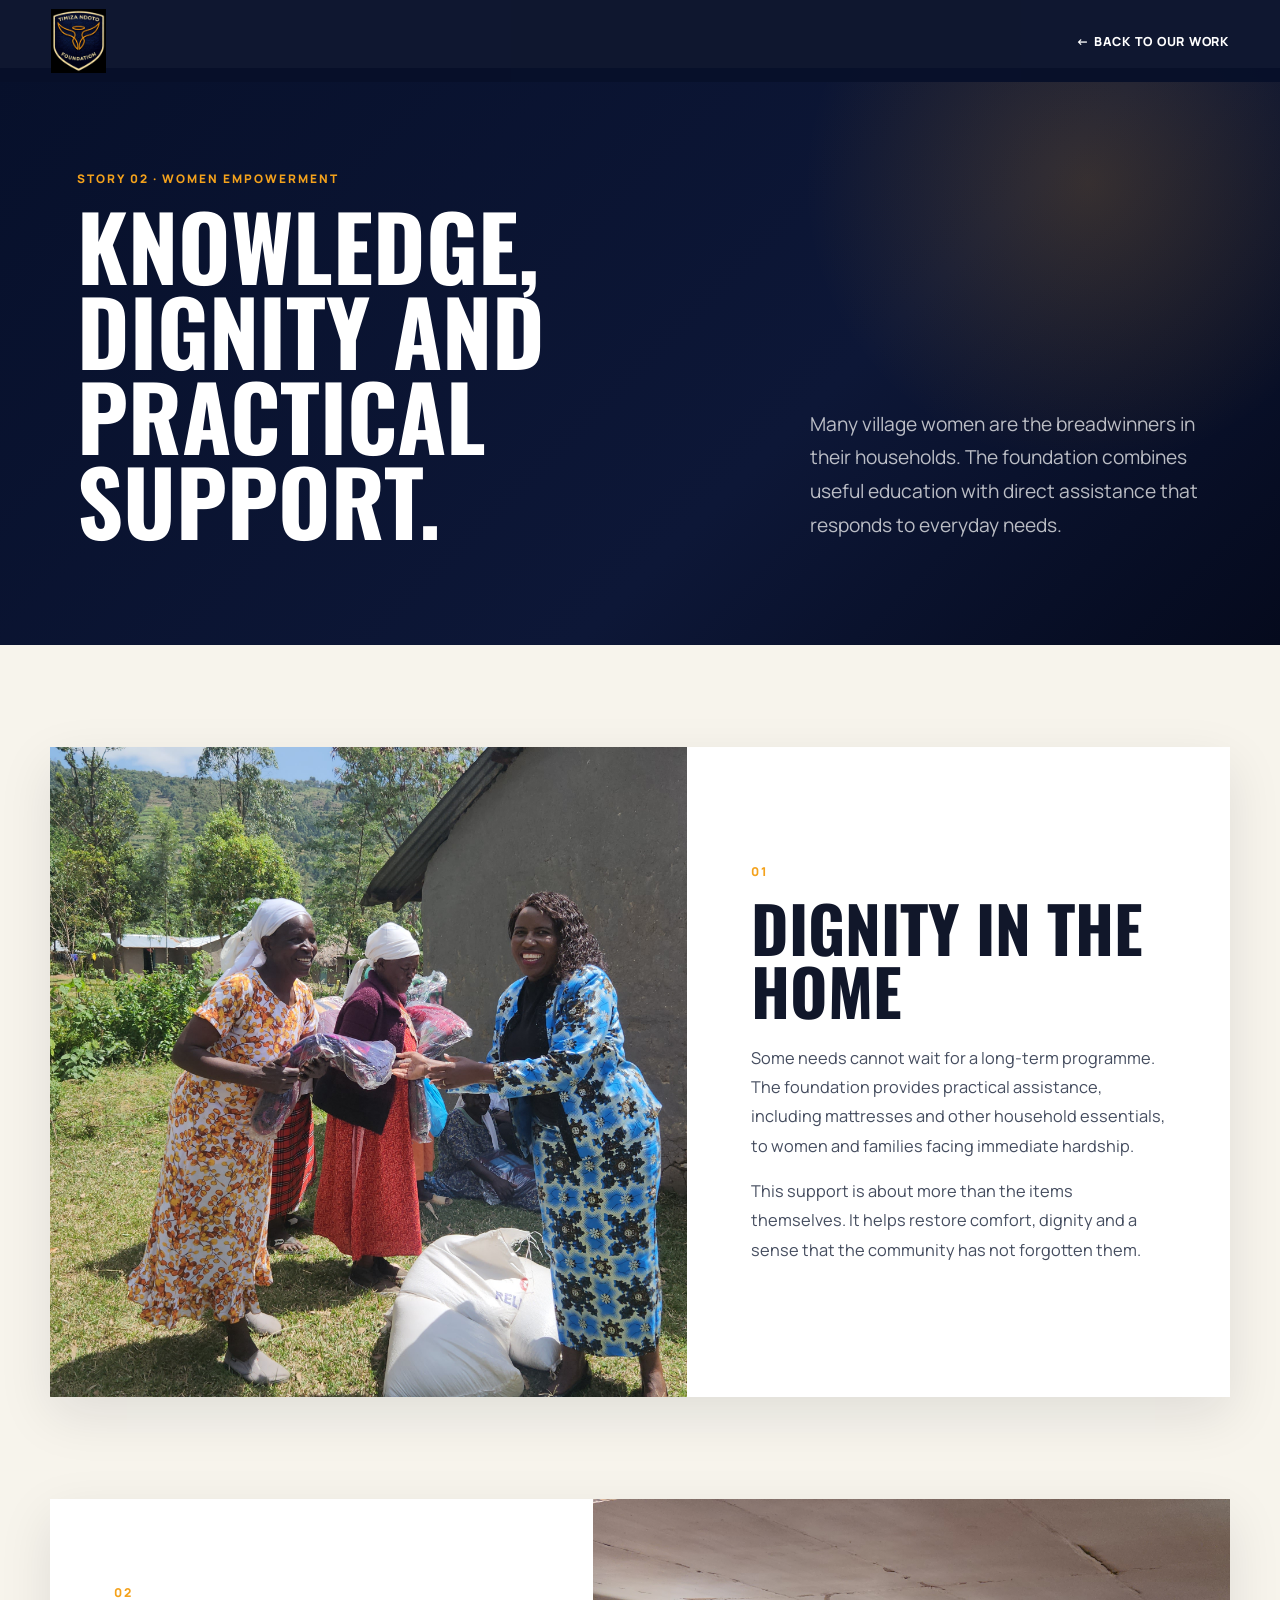
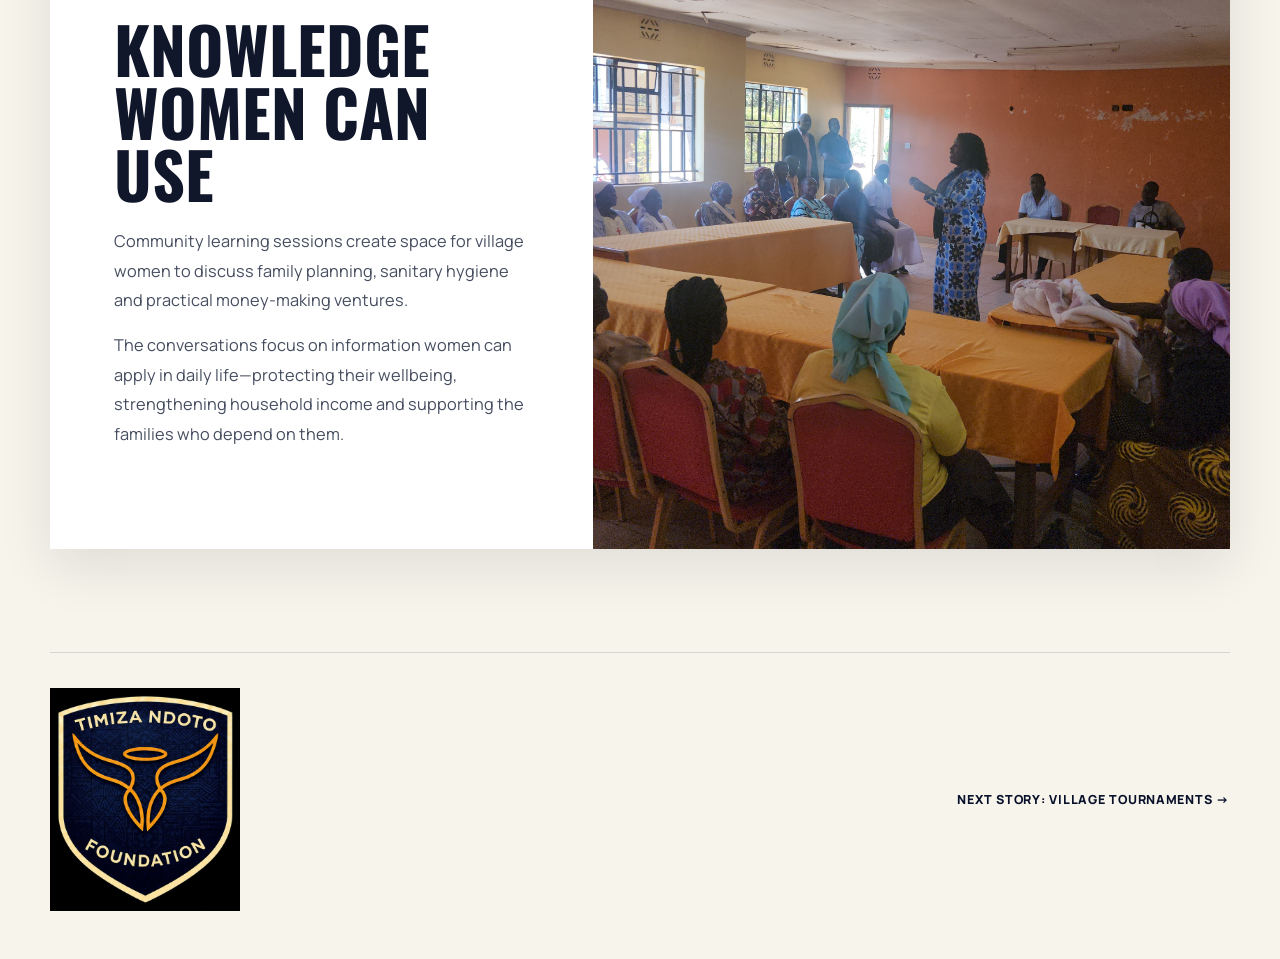
<file: women-story.html>
<!doctype html>
<html lang="en">
<head>
  <meta charset="utf-8">
  <meta name="viewport" content="width=device-width, initial-scale=1">
  <meta name="description" content="Timiza Ndoto Foundation supports village women through practical education, dignity and essential household assistance.">
  <meta name="theme-color" content="#08102a">
  <title>Women Empowerment | Timiza Ndoto Foundation</title>
  <link rel="preconnect" href="https://fonts.googleapis.com">
  <link rel="preconnect" href="https://fonts.gstatic.com" crossorigin>
  <link href="https://fonts.googleapis.com/css2?family=Manrope:wght@400;500;600;700;800&family=Oswald:wght@500;600;700&display=swap" rel="stylesheet">
  <link rel="stylesheet" href="styles.css">
  <script defer src="script.js"></script>
</head>
<body class="story-page">
  <header class="site-header scrolled" data-header>
    <a class="brand" href="index.html" aria-label="Return to Timiza Ndoto Foundation home">
      <img src="timiza-ndoto-foundation-logo.png" alt="Timiza Ndoto Foundation logo">
    </a>
    <a class="story-nav-back" href="index.html#work">← Back to our work</a>
  </header>

  <main class="programme-story">
    <section class="programme-story-hero">
      <div class="programme-story-hero-inner reveal">
        <div>
          <p class="story-kicker">Story 02 · Women Empowerment</p>
          <h1>Knowledge, dignity and practical support.</h1>
        </div>
        <p class="story-summary">Many village women are the breadwinners in their households. The foundation combines useful education with direct assistance that responds to everyday needs.</p>
      </div>
    </section>

    <section class="story-feature reveal">
      <figure class="story-feature-media">
        <img src="women-aid.jpg" alt="Village women receiving mattresses and other essential items.">
      </figure>
      <div class="story-feature-copy">
        <p class="story-section-number">01</p>
        <h2>Dignity in the home</h2>
        <p>Some needs cannot wait for a long-term programme. The foundation provides practical assistance, including mattresses and other household essentials, to women and families facing immediate hardship.</p>
        <p>This support is about more than the items themselves. It helps restore comfort, dignity and a sense that the community has not forgotten them.</p>
      </div>
    </section>

    <section class="story-feature story-feature-reverse reveal">
      <div class="story-feature-copy">
        <p class="story-section-number">02</p>
        <h2>Knowledge women can use</h2>
        <p>Community learning sessions create space for village women to discuss family planning, sanitary hygiene and practical money-making ventures.</p>
        <p>The conversations focus on information women can apply in daily life—protecting their wellbeing, strengthening household income and supporting the families who depend on them.</p>
      </div>
      <figure class="story-feature-media">
        <img src="women-education.jpg" alt="Village women attending a community education session.">
      </figure>
    </section>

    <footer class="story-page-footer">
      <img src="timiza-ndoto-foundation-logo.png" alt="Timiza Ndoto Foundation logo">
      <a href="tournaments-story.html">Next story: Village tournaments →</a>
    </footer>
  </main>
</body>
</html>
</file>
<file: styles.css>
:root {
  --navy: #08102a;
  --paper: #f7f4ec;
  --white: #fff;
  --ink: #11172a;
  --gold: #f4a21c;
  --header-h: 82px;
}

* {
  box-sizing: border-box;
}

html {
  scroll-behavior: smooth;
}

body {
  margin: 0;
  overflow-x: hidden;
  background: var(--paper);
  color: var(--ink);
  font-family: "Manrope", sans-serif;
}

body.menu-open {
  overflow: hidden;
}

img {
  display: block;
  max-width: 100%;
}

a {
  color: inherit;
}

.sr-only {
  position: absolute;
  width: 1px;
  height: 1px;
  margin: -1px;
  overflow: hidden;
  clip: rect(0, 0, 0, 0);
  white-space: nowrap;
}

.skip-link {
  position: fixed;
  top: -4rem;
  left: 1rem;
  z-index: 100;
  padding: 0.7rem 1rem;
  background: var(--gold);
  color: var(--navy);
  font-weight: 800;
}

.skip-link:focus {
  top: 1rem;
}

/* Header */

.site-header {
  position: fixed;
  inset: 0 0 auto;
  z-index: 50;
  height: var(--header-h);
  display: flex;
  align-items: center;
  justify-content: space-between;
  padding: 0 clamp(1.2rem, 4vw, 4rem);
  color: var(--white);
  transition: 0.25s ease;
}

.site-header.scrolled {
  height: 68px;
  background: rgba(8, 16, 42, 0.94);
  backdrop-filter: blur(15px);
  box-shadow: 0 8px 28px rgba(0, 0, 0, 0.18);
}

.brand img {
  width: auto;
  height: 64px;
  transition: 0.25s ease;
}

.site-header.scrolled .brand img {
  height: 51px;
}

.site-nav {
  display: flex;
  align-items: center;
  gap: clamp(1rem, 2vw, 2rem);
}

.site-nav a,
.story-nav-back {
  color: var(--white);
  text-decoration: none;
  text-transform: uppercase;
  font-size: 0.78rem;
  font-weight: 800;
  letter-spacing: 0.06em;
}

.instagram-link {
  display: inline-flex;
  align-items: center;
  gap: 0.5rem;
  padding: 0.65rem 0.95rem;
  border: 1px solid rgba(255, 255, 255, 0.35);
  border-radius: 999px;
}

.instagram-link svg {
  width: 19px;
  height: 19px;
  fill: currentColor;
}

.menu-button {
  display: none;
}

/* Shared */

.screen {
  position: relative;
  min-height: 100svh;
}

.eyebrow,
.story-kicker {
  margin: 0 0 0.9rem;
  color: var(--gold);
  text-transform: uppercase;
  letter-spacing: 0.17em;
  font-size: 0.74rem;
  font-weight: 800;
}

h1,
h2,
h3,
blockquote {
  font-family: "Oswald", sans-serif;
  text-transform: uppercase;
  line-height: 0.98;
}

.button {
  display: inline-flex;
  min-height: 50px;
  align-items: center;
  justify-content: center;
  padding: 0.8rem 1.25rem;
  border: 1px solid transparent;
  text-decoration: none;
  text-transform: uppercase;
  font-size: 0.78rem;
  font-weight: 800;
  letter-spacing: 0.08em;
}

.button-primary {
  background: var(--gold);
  color: var(--navy);
}

.button-outline {
  border-color: rgba(255, 255, 255, 0.45);
  color: var(--white);
}

/* Hero */

.hero {
  display: grid;
  grid-template-columns: minmax(0, 1.08fr) minmax(310px, 0.92fr);
  align-items: center;
  gap: 3rem;
  padding:
    calc(var(--header-h) + 3rem)
    clamp(1.2rem, 6vw, 7rem)
    4rem;
  overflow: hidden;
  color: var(--white);
  background:
    radial-gradient(
      circle at 76% 48%,
      rgba(244, 162, 28, 0.16),
      transparent 23%
    ),
    linear-gradient(135deg, #07102b, #0d1737 58%, #050a1d);
}

.hero::before {
  content: "";
  position: absolute;
  inset: 0;
  background-image:
    linear-gradient(rgba(255, 255, 255, 0.025) 1px, transparent 1px),
    linear-gradient(90deg, rgba(255, 255, 255, 0.025) 1px, transparent 1px);
  background-size: 64px 64px;
}

.hero-grid-lines {
  position: absolute;
  top: 17%;
  right: -8vw;
  width: 58vw;
  aspect-ratio: 1.5;
  border: 2px solid rgba(255, 255, 255, 0.07);
  border-radius: 50%;
  transform: rotate(-12deg);
}

.hero-grid-lines::before,
.hero-grid-lines::after {
  content: "";
  position: absolute;
  inset: 14%;
  border: inherit;
  border-radius: inherit;
}

.hero-grid-lines::after {
  inset: 29%;
}

.hero-copy {
  position: relative;
  z-index: 2;
  max-width: 820px;
}

.hero h1 {
  margin: 0;
  font-size: clamp(4rem, 7.5vw, 7.8rem);
}

.hero h1 em {
  color: var(--gold);
  font-style: normal;
}

.hero-copy > p:not(.eyebrow) {
  max-width: 650px;
  margin: 1.7rem 0 2rem;
  color: rgba(255, 255, 255, 0.74);
  font-size: clamp(1rem, 1.35vw, 1.2rem);
  line-height: 1.65;
}

.hero-orbit {
  position: relative;
  z-index: 2;
  width: min(45vw, 620px);
  aspect-ratio: 1.8;
  justify-self: center;
}

.hero-orbit::before {
  content: "";
  position: absolute;
  inset: 8%;
  border-radius: 50%;
  background: radial-gradient(
    circle,
    rgba(244, 162, 28, 0.17),
    transparent 64%
  );
}

.orbit {
  position: absolute;
  border: 1px solid rgba(255, 255, 255, 0.2);
  border-radius: 50%;
}

.orbit-one {
  inset: 0 3%;
  animation: spin 28s linear infinite;
}

.orbit-two {
  inset: 16% 18%;
  border-style: dashed;
  animation: spinReverse 22s linear infinite;
}

.orbit::before {
  content: "";
  position: absolute;
  width: 9px;
  height: 9px;
  border-radius: 50%;
  background: var(--gold);
  box-shadow: 0 0 17px var(--gold);
}

.orbit-one::before {
  top: 4%;
  left: 22%;
}

.orbit-two::before {
  right: 3%;
  bottom: 34%;
}

.orbit-label {
  position: absolute;
  color: rgba(255, 255, 255, 0.58);
  text-transform: uppercase;
  letter-spacing: 0.17em;
  font-size: 0.65rem;
  font-weight: 800;
}

.label-one {
  top: 4%;
  left: 48%;
}

.label-two {
  top: 49%;
  right: 0;
}

.label-three {
  bottom: 5%;
  left: 31%;
}

/* Founder */

.founder {
  display: grid;
  grid-template-columns: minmax(380px, 0.95fr) minmax(0, 1.05fr);
  gap: clamp(3rem, 7vw, 7rem);
  align-items: center;
  padding:
    clamp(6rem, 8vw, 8rem)
    clamp(1.2rem, 6vw, 7rem);
}

.founder-images {
  position: relative;
  min-height: 70vh;
}

.founder-image {
  position: absolute;
  object-fit: cover;
  box-shadow: 0 18px 50px rgba(17, 23, 42, 0.17);
}

.founder-image-one {
  top: 0;
  left: 0;
  width: 60%;
  height: 78%;
  object-position: center 22%;
}

.founder-image-two {
  right: 0;
  bottom: 0;
  width: 52%;
  height: 60%;
  border: 10px solid var(--paper);
  object-position: center 18%;
}

.founder-copy {
  max-width: 680px;
}

.founder h2,
.work h2,
.join h2 {
  margin: 0;
  font-size: clamp(3.3rem, 5.8vw, 6.3rem);
}

.founder-copy > p:not(.eyebrow) {
  color: #444c5e;
  font-size: 1.05rem;
  line-height: 1.75;
}

.founder blockquote {
  margin: 2rem 0 0;
  padding-left: 1.3rem;
  border-left: 5px solid var(--gold);
  font-size: clamp(1.9rem, 3vw, 3.1rem);
}

/* Programme cards */

.work {
  display: flex;
  flex-direction: column;
  justify-content: center;
  padding:
    clamp(5.5rem, 7vw, 7rem)
    clamp(1.2rem, 4.5vw, 5rem);
  background: var(--navy);
  color: var(--white);
}

.work-heading {
  margin-bottom: 2.2rem;
}

.work-heading h2 {
  max-width: 900px;
}

.work-grid {
  display: grid;
  grid-template-columns: repeat(3, 1fr);
  gap: 1rem;
}

.work-card {
  display: block;
  min-width: 0;
  overflow: hidden;
  border: 1px solid rgba(255, 255, 255, 0.13);
  background: rgba(255, 255, 255, 0.04);
  color: inherit;
  text-decoration: none;
  transition:
    transform 0.25s ease,
    border-color 0.25s ease,
    background 0.25s ease;
}

.work-card:hover,
.work-card:focus-visible {
  transform: translateY(-7px);
  border-color: var(--gold);
  background: rgba(255, 255, 255, 0.075);
  outline: none;
}

.work-card,
.work-card *,
.work-card:hover,
.work-card:focus,
.work-card:focus-visible {
  text-decoration: none !important;
}

.work-image {
  height: 40vh;
  min-height: 290px;
  max-height: 470px;
  overflow: hidden;
}

.work-image img {
  width: 100%;
  height: 100%;
  object-fit: cover;
  object-position: center;
  transform-origin: center;
  transition: transform 0.45s ease;
}

.work-card:nth-child(1) .work-image img {
  object-position: center 18%;
}

.work-card:nth-child(2) .work-image img {
  transform: scale(1.2);
}

.work-card:nth-child(3) .work-image img {
  object-position: center 38%;
}

.work-card:nth-child(1):hover .work-image img,
.work-card:nth-child(1):focus-visible .work-image img,
.work-card:nth-child(3):hover .work-image img,
.work-card:nth-child(3):focus-visible .work-image img {
  transform: scale(1.035);
}

.work-card:nth-child(2):hover .work-image img,
.work-card:nth-child(2):focus-visible .work-image img {
  transform: scale(1.24);
}

.work-copy {
  padding: 1.25rem 1.35rem 1.45rem;
}

.work-copy span,
.work-copy b {
  color: var(--gold);
  font-size: 0.72rem;
  font-weight: 800;
  letter-spacing: 0.14em;
  text-transform: uppercase;
}

.work-copy h3 {
  margin: 0.55rem 0 0.75rem;
  font-size: clamp(2rem, 3vw, 3.2rem);
}

.work-copy p {
  margin: 0;
  color: rgba(255, 255, 255, 0.68);
  font-size: 0.92rem;
  line-height: 1.6;
}

.work-copy b {
  display: inline-block;
  margin-top: 1rem;
  letter-spacing: 0.08em;
}

/* Join and footer */

.join {
  min-height: 100svh;
  display: grid;
  grid-template-rows: 1fr auto;
  color: var(--white);
  background:
    linear-gradient(rgba(5, 10, 28, 0.8), rgba(5, 10, 28, 0.94)),
    url("handing-out-kits.jpg") center / cover;
}

.join-main {
  align-self: center;
  max-width: 900px;
  padding:
    calc(var(--header-h) + 4rem)
    clamp(1.2rem, 7vw, 8rem)
    4rem;
}

.join-main > p:not(.eyebrow) {
  max-width: 650px;
  color: rgba(255, 255, 255, 0.72);
  font-size: 1.08rem;
  line-height: 1.7;
}

.join-actions {
  display: flex;
  flex-wrap: wrap;
  gap: 1rem;
  margin-top: 2rem;
}

.site-footer {
  display: grid;
  grid-template-columns: auto 1fr auto;
  align-items: center;
  gap: 1.5rem;
  padding: 1.4rem clamp(1.2rem, 4vw, 4rem);
  border-top: 1px solid rgba(255, 255, 255, 0.13);
  background: rgba(5, 10, 28, 0.72);
}

.site-footer img,
.story-page-footer img {
  width: 190px;
}

.site-footer p {
  margin: 0;
  color: rgba(255, 255, 255, 0.62);
  font-size: 0.8rem;
}

.site-footer p:first-of-type {
  color: var(--white);
  font-family: "Oswald", sans-serif;
  font-size: 1.2rem;
  text-transform: uppercase;
}

.site-footer p:last-child {
  justify-self: end;
}

/* Reveal animation */

.reveal {
  opacity: 0;
  transform: translateY(24px);
  transition:
    opacity 0.7s ease,
    transform 0.7s ease;
}

.reveal.is-visible {
  opacity: 1;
  transform: none;
}

@keyframes spin {
  to {
    transform: rotate(360deg);
  }
}

@keyframes spinReverse {
  to {
    transform: rotate(-360deg);
  }
}

/* Story pages */

.story-page {
  background: var(--paper);
}

.story-page .site-header {
  background: rgba(8, 16, 42, 0.97);
}

.story-page .brand {
  text-decoration: none;
}

.programme-story {
  padding-top: 68px;
}

.programme-story-hero {
  padding:
    clamp(4.5rem, 8vw, 8rem)
    clamp(1.2rem, 6vw, 7rem);
  color: var(--white);
  background:
    radial-gradient(
      circle at 85% 20%,
      rgba(244, 162, 28, 0.18),
      transparent 24%
    ),
    linear-gradient(135deg, #07102b, #0d1737 62%, #050a1d);
}

.programme-story-hero-inner {
  width: min(100%, 1180px);
  margin: auto;
  display: grid;
  grid-template-columns: minmax(0, 1.25fr) minmax(300px, 0.75fr);
  gap: clamp(2rem, 6vw, 6rem);
  align-items: end;
}

.programme-story h1 {
  max-width: 850px;
  margin: 0;
  font-size: clamp(3.7rem, 7vw, 7.2rem);
  line-height: 0.95;
}

.story-summary {
  margin: 0;
  color: rgba(255, 255, 255, 0.72);
  font-size: clamp(1.05rem, 1.5vw, 1.28rem);
  line-height: 1.75;
}

.story-feature {
  width: min(calc(100% - 2.4rem), 1180px);
  margin: clamp(4rem, 8vw, 7rem) auto;
  display: grid;
  grid-template-columns: minmax(0, 1.08fr) minmax(320px, 0.92fr);
  background: var(--white);
  box-shadow: 0 18px 50px rgba(17, 23, 42, 0.1);
}

.story-feature-reverse {
  grid-template-columns: minmax(320px, 0.92fr) minmax(0, 1.08fr);
}

.story-feature-media {
  min-height: clamp(430px, 55vw, 650px);
  margin: 0;
  overflow: hidden;
}

.story-feature-media img {
  width: 100%;
  height: 100%;
  object-fit: cover;
}

.story-feature:first-of-type .story-feature-media img {
  object-position: center;
}

.story-feature-copy {
  display: flex;
  flex-direction: column;
  justify-content: center;
  padding: clamp(2rem, 5vw, 5rem);
}

.story-section-number {
  margin: 0 0 1rem;
  color: var(--gold);
  font-size: 0.76rem;
  font-weight: 800;
  letter-spacing: 0.16em;
}

.story-feature h2 {
  margin: 0 0 1.4rem;
  font-size: clamp(2.8rem, 5vw, 5.2rem);
}

.story-feature-copy p:not(.story-section-number) {
  margin: 0 0 1rem;
  color: #454d5f;
  font-size: 1.02rem;
  line-height: 1.8;
}

.story-page-footer {
  width: min(calc(100% - 2.4rem), 1180px);
  margin: 0 auto;
  padding: 2.2rem 0 3rem;
  border-top: 1px solid rgba(8, 16, 42, 0.14);
  display: flex;
  align-items: center;
  justify-content: space-between;
  gap: 2rem;
}

.story-page-footer a {
  color: var(--navy);
  text-decoration: none;
  text-transform: uppercase;
  font-size: 0.78rem;
  font-weight: 800;
  letter-spacing: 0.06em;
}

/* Tablet */

@media (max-width: 1000px) {
  .site-nav {
    position: fixed;
    inset: 0;
    flex-direction: column;
    align-items: flex-start;
    justify-content: center;
    padding: 6rem 2rem;
    background: var(--navy);
    transform: translateX(100%);
    transition: 0.3s ease;
  }

  .site-nav.open {
    transform: none;
  }

  .site-nav a {
    font-family: "Oswald", sans-serif;
    font-size: 2rem;
  }

  .instagram-link {
    font-family: "Manrope", sans-serif !important;
    font-size: 0.8rem !important;
  }

  .menu-button {
    position: relative;
    z-index: 2;
    display: grid;
    place-content: center;
    gap: 5px;
    width: 45px;
    height: 45px;
    border: 1px solid rgba(255, 255, 255, 0.35);
    background: transparent;
  }

  .menu-button span:not(.sr-only) {
    width: 21px;
    height: 2px;
    background: var(--white);
  }

  .hero,
  .founder,
  .programme-story-hero-inner,
  .story-feature,
  .story-feature-reverse {
    grid-template-columns: 1fr;
  }

  .hero-orbit {
    width: min(78vw, 560px);
  }

  .founder {
    min-height: auto;
  }

  .founder-images {
    width: 100%;
    max-width: 700px;
    min-height: 570px;
  }

  .work {
    min-height: auto;
  }

  .work-grid {
    grid-template-columns: 1fr;
  }

  .work-image {
    height: 440px;
    min-height: 440px;
    max-height: 440px;
  }

  .story-summary {
    max-width: 720px;
  }

  .story-feature-reverse .story-feature-copy {
    order: 2;
  }

  .story-feature-reverse .story-feature-media {
    order: 1;
  }

  .story-feature-media {
    min-height: 480px;
  }
}

/* Mobile */

@media (max-width: 720px) {
  :root {
    --header-h: 72px;
  }

  .site-header {
    padding-inline: 1rem;
  }

  .brand img {
    height: 52px;
  }

  .hero {
    min-height: auto;
    padding: 8.5rem 1.15rem 4rem;
    gap: 2rem;
  }

  .hero h1 {
    font-size: clamp(3.5rem, 17vw, 5.5rem);
  }

  .hero-orbit {
    width: 95vw;
    margin-left: -3vw;
  }

  .founder,
  .work {
    padding: 5rem 1.15rem;
  }

  .founder-images {
    min-height: 470px;
  }

  .founder h2,
  .work h2,
  .join h2 {
    font-size: clamp(3rem, 13vw, 4.5rem);
  }

  .work-image {
    height: 375px;
    min-height: 375px;
    max-height: 375px;
  }

  .join {
    min-height: 85svh;
  }

  .join-main {
    padding: 8rem 1.15rem 4rem;
  }

  .join-actions {
    flex-direction: column;
  }

  .site-footer {
    grid-template-columns: 1fr;
    padding: 1.5rem 1.15rem;
  }

  .site-footer img {
    width: 210px;
  }

  .site-footer p:last-child {
    justify-self: start;
  }

  .programme-story-hero {
    padding: 4rem 1.15rem;
  }

  .programme-story h1 {
    font-size: clamp(3.3rem, 16vw, 5.2rem);
  }

  .story-feature,
  .story-feature-reverse {
    width: calc(100% - 2.3rem);
    margin: 3.2rem auto;
  }

  .story-feature-media {
    min-height: 0;
  }

  .story-feature-media img {
    height: auto;
  }

  .story-feature-copy {
    padding: 2rem 1.4rem 2.3rem;
  }

  .story-feature h2 {
    font-size: clamp(2.6rem, 13vw, 4.2rem);
  }

  .story-page-footer {
    align-items: flex-start;
    flex-direction: column;
  }
}

/* Reduced motion */

@media (prefers-reduced-motion: reduce) {
  html {
    scroll-behavior: auto;
  }

  *,
  *::before,
  *::after {
    animation-duration: 0.01ms !important;
    animation-iteration-count: 1 !important;
    transition-duration: 0.01ms !important;
  }

  .reveal {
    opacity: 1;
    transform: none;
  }
}
</file>
